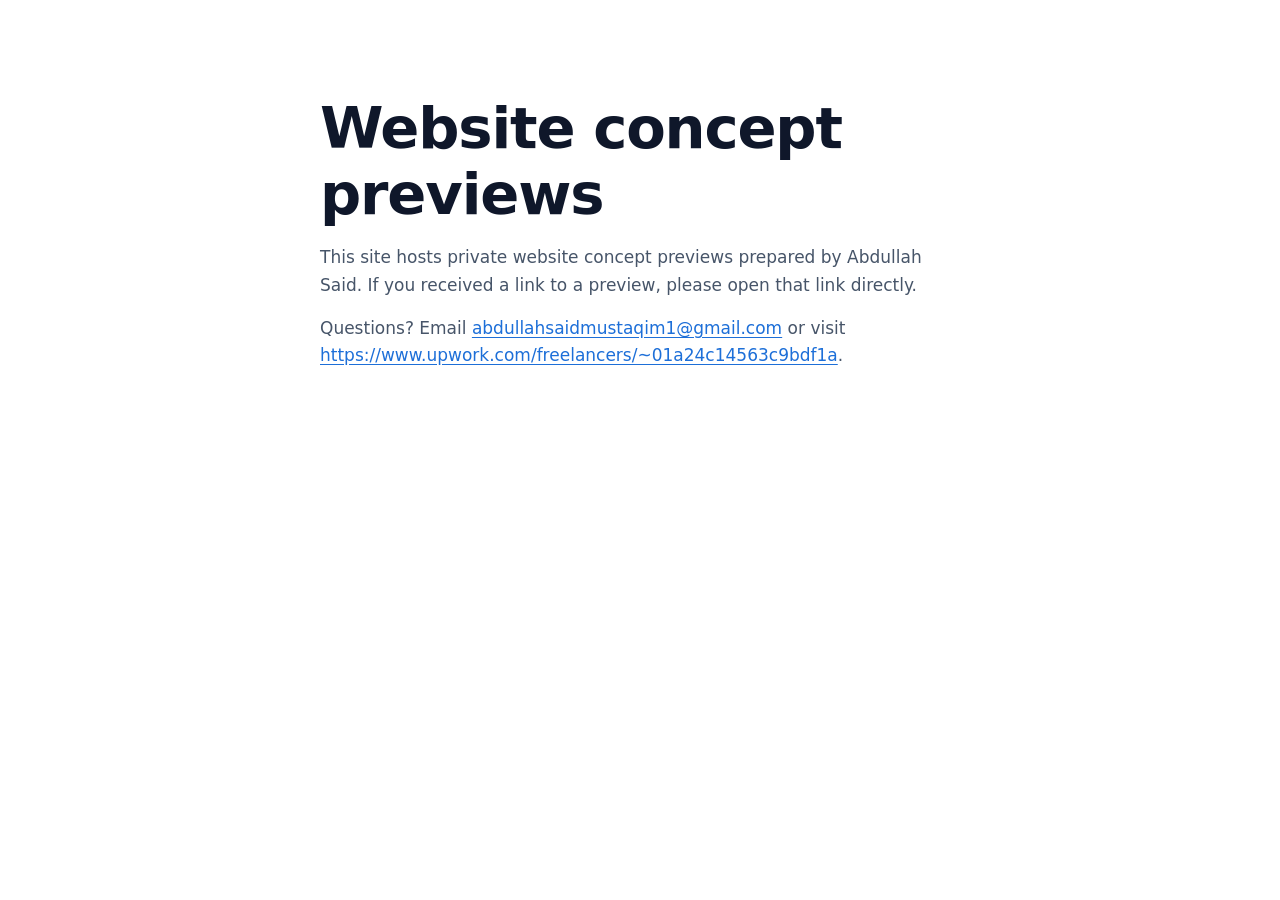
<file: index.html>
<!doctype html>
<html lang="en">
<head>
<meta charset="utf-8">
<meta name="viewport" content="width=device-width, initial-scale=1">
<meta http-equiv="Content-Security-Policy" content="default-src 'none'; script-src 'none'; style-src 'self'; img-src 'self' data:; form-action 'none'; base-uri 'none'">
<meta name="robots" content="noindex, nofollow">
<title>Website concept previews | Abdullah Said</title>
<meta name="description" content="Private website concept previews prepared by Abdullah Said.">

<link rel="icon" href="data:,">
<link rel="stylesheet" href="assets/style.css">


</head>
<body>
<main id="main" class="container plain-main">
<h1>Website concept previews</h1>
<p>This site hosts private website concept previews prepared by Abdullah Said. If you received a link to a preview, please open that link directly.</p>
<p>Questions? Email <a href="mailto:abdullahsaidmustaqim1@gmail.com">abdullahsaidmustaqim1@gmail.com</a> or visit <a href="https://www.upwork.com/freelancers/~01a24c14563c9bdf1a">https://www.upwork.com/freelancers/~01a24c14563c9bdf1a</a>.</p>
</main>
</body>
</html>
</file>
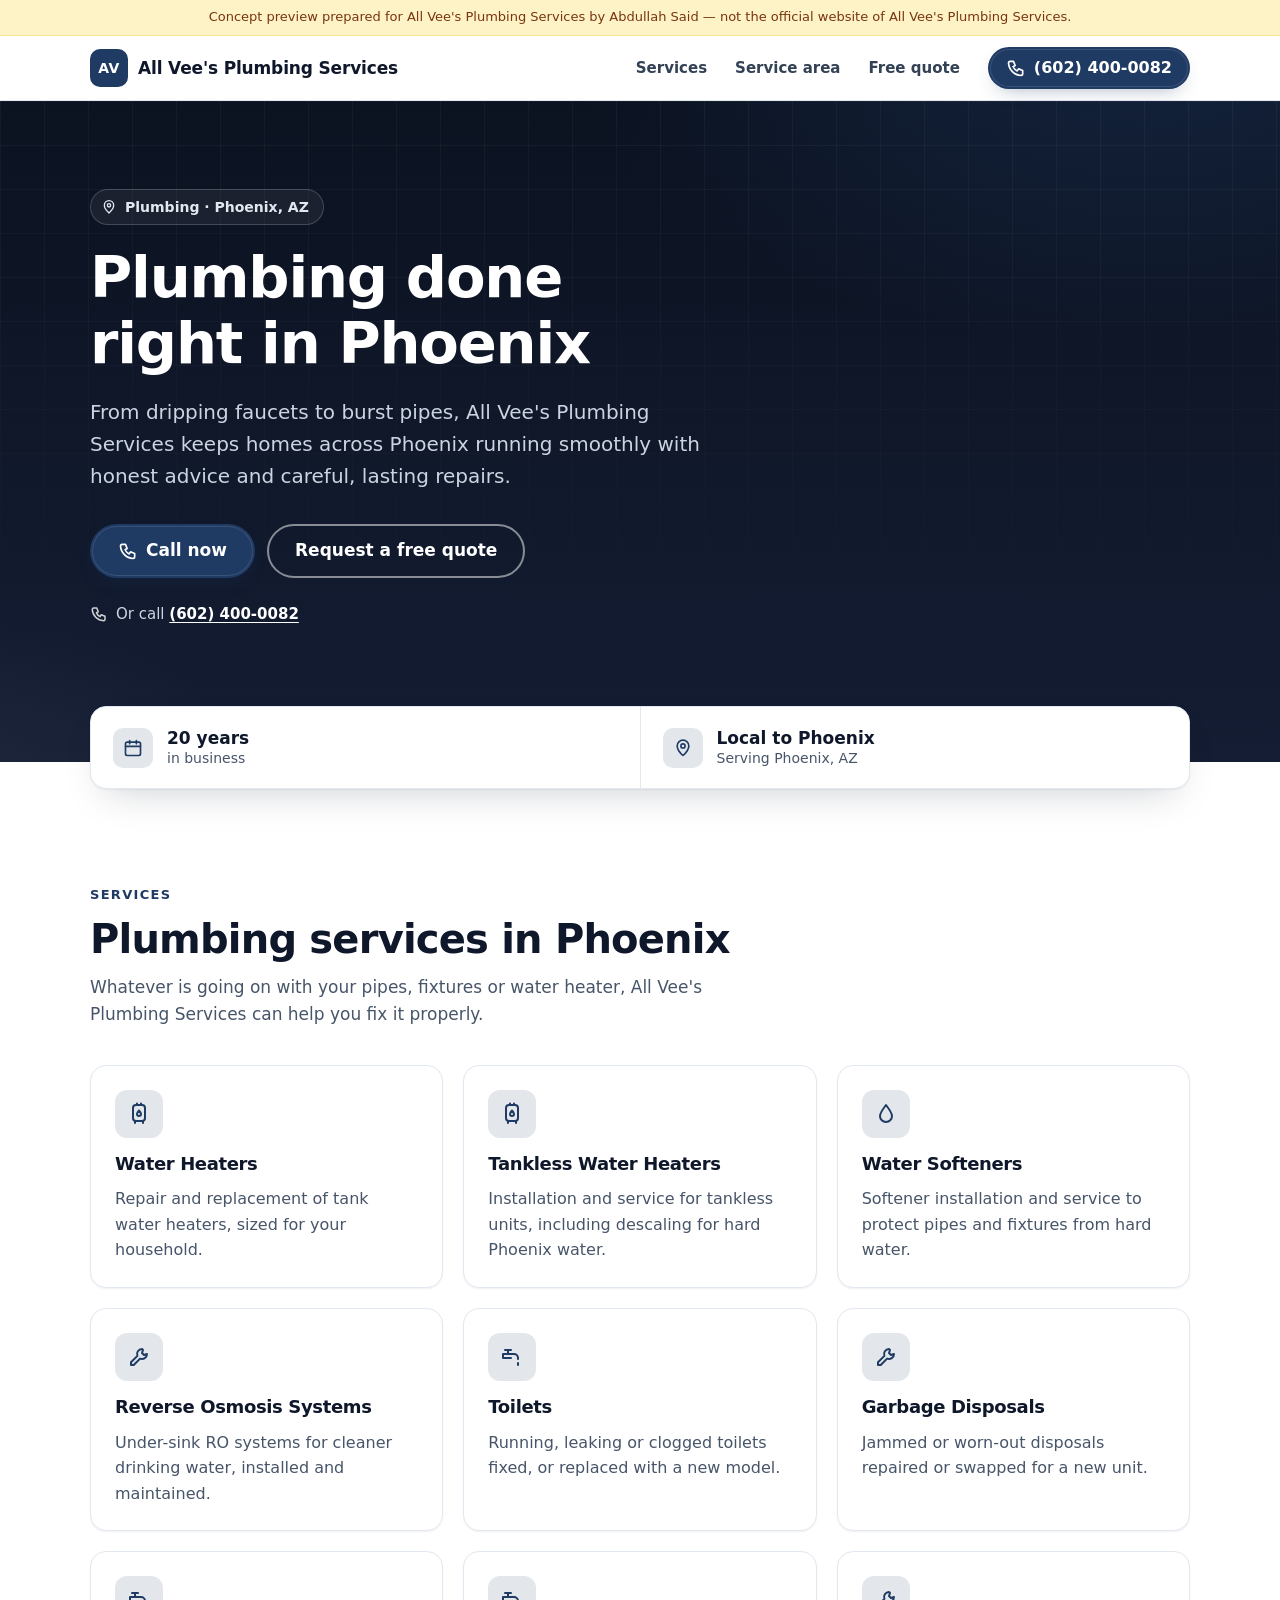
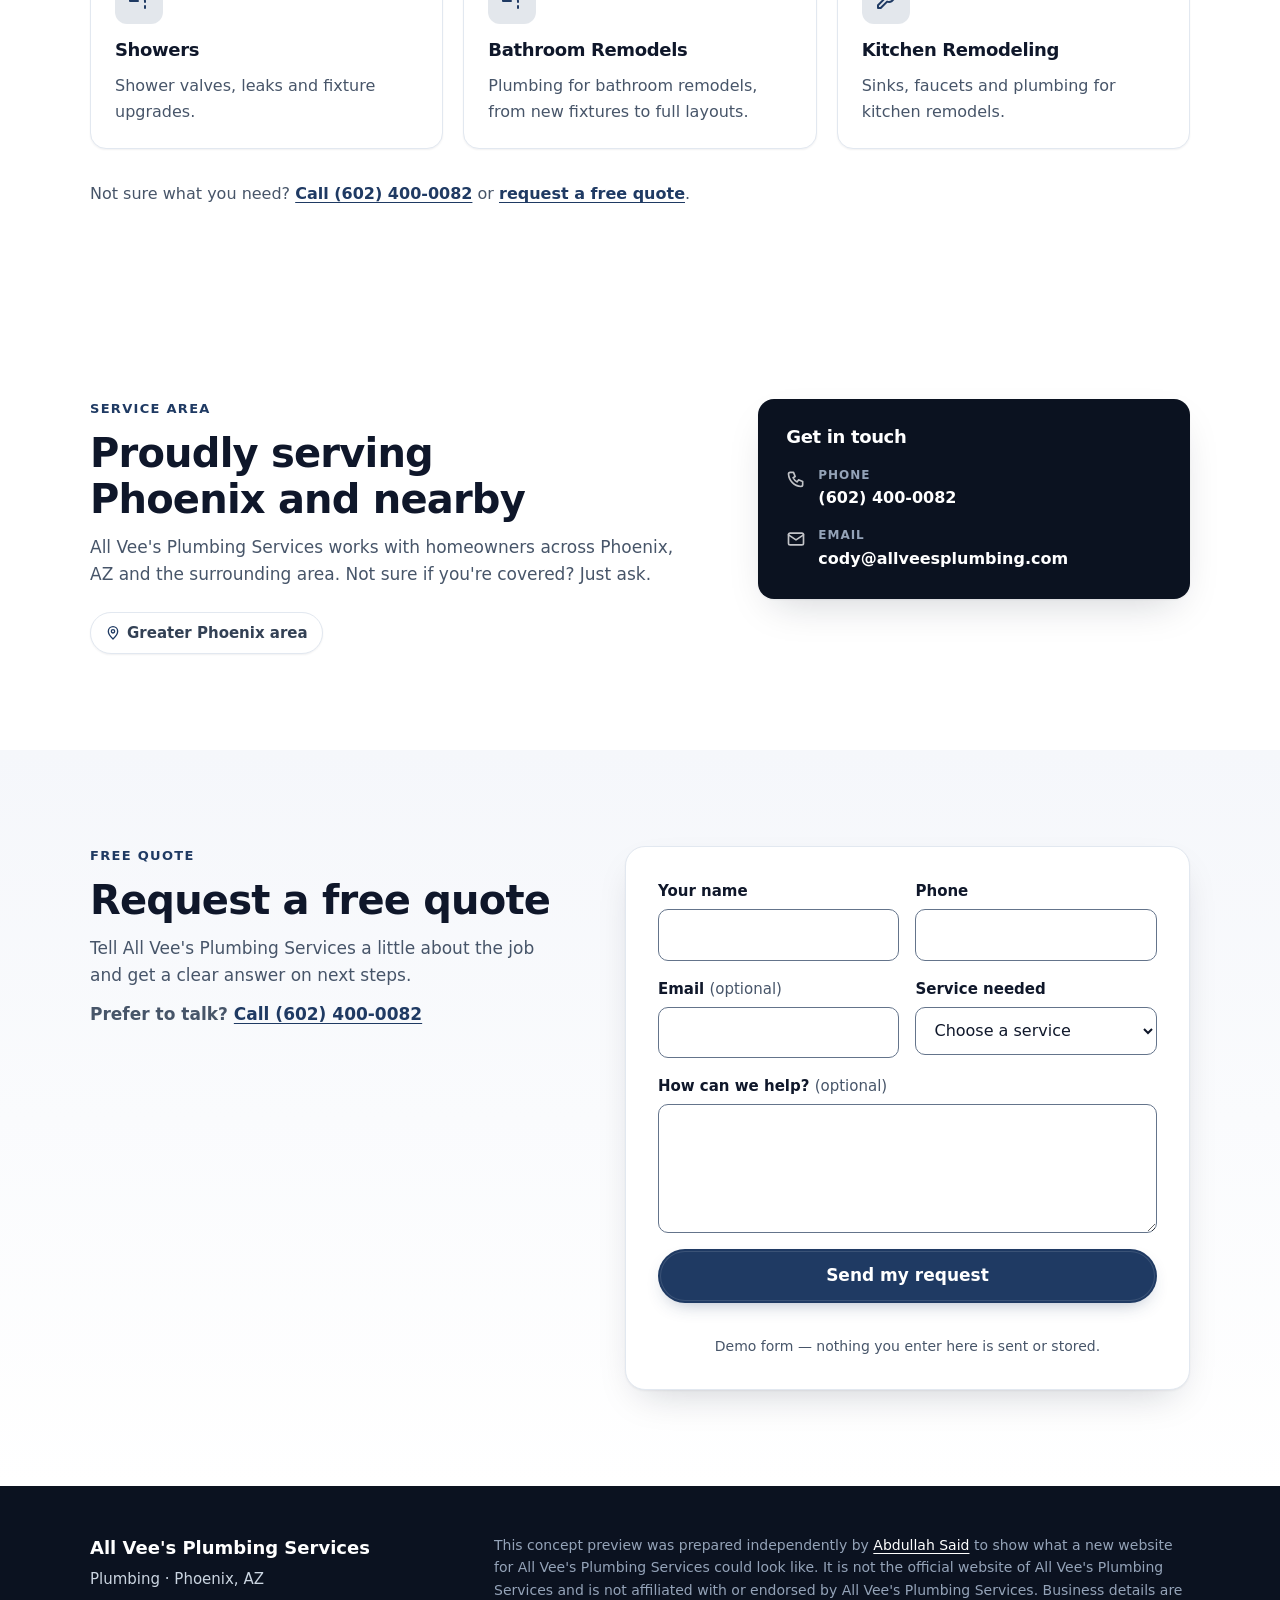
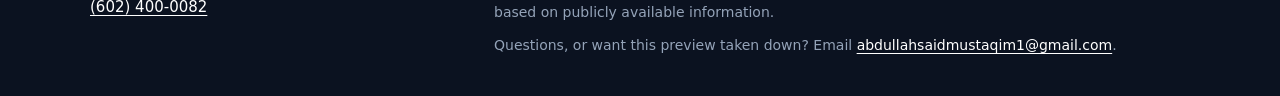
<file: all-vees-plumbing/index.html>
<!doctype html>
<html lang="en">
<head>
<meta charset="utf-8">
<meta name="viewport" content="width=device-width, initial-scale=1">
<meta http-equiv="Content-Security-Policy" content="default-src 'none'; script-src 'sha256-2Hh674B6UmREiPlhaW9cjDYE3OKc9ZLVFUdeMDpycNM='; style-src 'self' 'sha256-M+VaYmV4uU47twHBQxw01Dp/OxtL3JAiJiGcHBbFXjg='; img-src 'self' data:; form-action 'none'; base-uri 'none'">
<meta name="robots" content="noindex, nofollow">
<title>All Vee&#39;s Plumbing Services | Plumbing in Phoenix, AZ (concept preview)</title>
<meta name="description" content="Concept preview of a new website for All Vee&#39;s Plumbing Services — plumbing services in Phoenix, AZ.">
<meta name="theme-color" content="#1f3a63">
<link rel="icon" href="data:,">
<link rel="stylesheet" href="../assets/style.css">
<style>:root{--brand:#1f3a63;--brand-ink:#1f3a63;--on-brand:#ffffff;--brand-soft:rgba(31, 58, 99, 0.12);--brand-glow:rgba(31, 58, 99, 0.45)}</style>
<script type="application/ld+json">{"@context":"https://schema.org","@type":"Plumber","name":"All Vee's Plumbing Services","telephone":"+16024000082","email":"cody@allveesplumbing.com","address":{"@type":"PostalAddress","addressLocality":"Phoenix","addressRegion":"AZ","addressCountry":"US"},"areaServed":["Greater Phoenix area"]}</script>
</head>
<body>
<a class="skip-link" href="#main">Skip to main content</a>
<div class="demo-banner" role="note">
<p class="container">Concept preview prepared for All Vee&#39;s Plumbing Services by Abdullah Said — not the official website of All Vee&#39;s Plumbing Services.</p>
</div>
<header class="site-header">
<div class="container header-inner">
<a class="brand" href="#main">
<span class="brand-mark" aria-hidden="true">AV</span>
<span class="brand-name">All Vee&#39;s Plumbing Services</span>
</a>
<nav class="site-nav" aria-label="Primary">
<ul><li><a href="#services">Services</a></li><li><a href="#area">Service area</a></li><li><a href="#quote">Free quote</a></li></ul>
</nav>
<a class="btn btn-primary btn-call" href="tel:+16024000082"><svg class="icon" width="24" height="24" viewBox="0 0 24 24" fill="none" stroke="currentColor" stroke-width="2" stroke-linecap="round" stroke-linejoin="round" aria-hidden="true" focusable="false"><path d="M5 4h4l2 5-2.5 1.5a11 11 0 0 0 5 5L15 13l5 2v4a2 2 0 0 1-2 2A16 16 0 0 1 3 6a2 2 0 0 1 2-2z"/></svg><span class="call-text">Call</span> <span class="call-number">(602) 400-0082</span></a>
</div>
</header>
<main id="main">
<section class="hero" aria-labelledby="hero-title">
<div class="container">
<div class="hero-content">
<p class="eyebrow"><svg class="icon" width="24" height="24" viewBox="0 0 24 24" fill="none" stroke="currentColor" stroke-width="2" stroke-linecap="round" stroke-linejoin="round" aria-hidden="true" focusable="false"><path d="M12 21s-7-6.2-7-11.5a7 7 0 0 1 14 0C19 14.8 12 21 12 21z"/><circle cx="12" cy="9.5" r="2.5"/></svg><span>Plumbing · Phoenix, AZ</span></p>
<h1 id="hero-title">Plumbing done right in Phoenix</h1>
<p class="hero-sub">From dripping faucets to burst pipes, All Vee&#39;s Plumbing Services keeps homes across Phoenix running smoothly with honest advice and careful, lasting repairs.</p>
<div class="hero-actions">
<a class="btn btn-primary btn-lg" href="tel:+16024000082"><svg class="icon" width="24" height="24" viewBox="0 0 24 24" fill="none" stroke="currentColor" stroke-width="2" stroke-linecap="round" stroke-linejoin="round" aria-hidden="true" focusable="false"><path d="M5 4h4l2 5-2.5 1.5a11 11 0 0 0 5 5L15 13l5 2v4a2 2 0 0 1-2 2A16 16 0 0 1 3 6a2 2 0 0 1 2-2z"/></svg>Call now</a>
<a class="btn btn-ghost btn-lg" href="#quote">Request a free quote</a>
</div>
<ul class="hero-meta"><li><svg class="icon" width="24" height="24" viewBox="0 0 24 24" fill="none" stroke="currentColor" stroke-width="2" stroke-linecap="round" stroke-linejoin="round" aria-hidden="true" focusable="false"><path d="M5 4h4l2 5-2.5 1.5a11 11 0 0 0 5 5L15 13l5 2v4a2 2 0 0 1-2 2A16 16 0 0 1 3 6a2 2 0 0 1 2-2z"/></svg><span>Or call <a href="tel:+16024000082">(602) 400-0082</a></span></li></ul>
</div>
</div>
</section>
<section class="trust" aria-label="Why customers choose All Vee&#39;s Plumbing Services">
<div class="container">
<ul class="trust-list"><li class="trust-item">
<span class="icon-badge icon-badge-sm"><svg class="icon" width="24" height="24" viewBox="0 0 24 24" fill="none" stroke="currentColor" stroke-width="2" stroke-linecap="round" stroke-linejoin="round" aria-hidden="true" focusable="false"><rect x="3" y="5" width="18" height="16" rx="2"/><path d="M3 10h18M8 3v4M16 3v4"/></svg></span>
<span><strong>20 years</strong><span class="trust-sub">in business</span></span>
</li><li class="trust-item">
<span class="icon-badge icon-badge-sm"><svg class="icon" width="24" height="24" viewBox="0 0 24 24" fill="none" stroke="currentColor" stroke-width="2" stroke-linecap="round" stroke-linejoin="round" aria-hidden="true" focusable="false"><path d="M12 21s-7-6.2-7-11.5a7 7 0 0 1 14 0C19 14.8 12 21 12 21z"/><circle cx="12" cy="9.5" r="2.5"/></svg></span>
<span><strong>Local to Phoenix</strong><span class="trust-sub">Serving Phoenix, AZ</span></span>
</li></ul>
</div>
</section>
<section id="services" class="section" aria-labelledby="services-title">
<div class="container">
<div class="section-head">
<p class="kicker">Services</p>
<h2 id="services-title">Plumbing services in Phoenix</h2>
<p>Whatever is going on with your pipes, fixtures or water heater, All Vee&#39;s Plumbing Services can help you fix it properly.</p>
</div>
<ul class="service-grid"><li class="service-card">
<span class="icon-badge"><svg class="icon" width="24" height="24" viewBox="0 0 24 24" fill="none" stroke="currentColor" stroke-width="2" stroke-linecap="round" stroke-linejoin="round" aria-hidden="true" focusable="false"><rect x="6" y="3" width="12" height="16" rx="3"/><path d="M8 19v2M16 19v2M10 3V1.5M14 3V1.5"/><path d="M12 8.5c1.3 1.5 2 2.5 2 3.6a2 2 0 0 1-4 0c0-1.1.7-2.1 2-3.6z"/></svg></span>
<h3>Water Heaters</h3>
<p>Repair and replacement of tank water heaters, sized for your household.</p>
</li><li class="service-card">
<span class="icon-badge"><svg class="icon" width="24" height="24" viewBox="0 0 24 24" fill="none" stroke="currentColor" stroke-width="2" stroke-linecap="round" stroke-linejoin="round" aria-hidden="true" focusable="false"><rect x="6" y="3" width="12" height="16" rx="3"/><path d="M8 19v2M16 19v2M10 3V1.5M14 3V1.5"/><path d="M12 8.5c1.3 1.5 2 2.5 2 3.6a2 2 0 0 1-4 0c0-1.1.7-2.1 2-3.6z"/></svg></span>
<h3>Tankless Water Heaters</h3>
<p>Installation and service for tankless units, including descaling for hard Phoenix water.</p>
</li><li class="service-card">
<span class="icon-badge"><svg class="icon" width="24" height="24" viewBox="0 0 24 24" fill="none" stroke="currentColor" stroke-width="2" stroke-linecap="round" stroke-linejoin="round" aria-hidden="true" focusable="false"><path d="M12 3c3.5 4.5 6 7.8 6 11a6 6 0 0 1-12 0c0-3.2 2.5-6.5 6-11z"/></svg></span>
<h3>Water Softeners</h3>
<p>Softener installation and service to protect pipes and fixtures from hard water.</p>
</li><li class="service-card">
<span class="icon-badge"><svg class="icon" width="24" height="24" viewBox="0 0 24 24" fill="none" stroke="currentColor" stroke-width="2" stroke-linecap="round" stroke-linejoin="round" aria-hidden="true" focusable="false"><path d="M15 4a5 5 0 0 0-4.6 6.9L4 17.3V20h2.7l6.4-6.4A5 5 0 0 0 20 9l-3 1-2-2 1-3z"/></svg></span>
<h3>Reverse Osmosis Systems</h3>
<p>Under-sink RO systems for cleaner drinking water, installed and maintained.</p>
</li><li class="service-card">
<span class="icon-badge"><svg class="icon" width="24" height="24" viewBox="0 0 24 24" fill="none" stroke="currentColor" stroke-width="2" stroke-linecap="round" stroke-linejoin="round" aria-hidden="true" focusable="false"><path d="M8 9V5M5 5h6M3 9h11a4 4 0 0 1 4 4v1M3 9v4h8"/><path d="M18 18v2"/></svg></span>
<h3>Toilets</h3>
<p>Running, leaking or clogged toilets fixed, or replaced with a new model.</p>
</li><li class="service-card">
<span class="icon-badge"><svg class="icon" width="24" height="24" viewBox="0 0 24 24" fill="none" stroke="currentColor" stroke-width="2" stroke-linecap="round" stroke-linejoin="round" aria-hidden="true" focusable="false"><path d="M15 4a5 5 0 0 0-4.6 6.9L4 17.3V20h2.7l6.4-6.4A5 5 0 0 0 20 9l-3 1-2-2 1-3z"/></svg></span>
<h3>Garbage Disposals</h3>
<p>Jammed or worn-out disposals repaired or swapped for a new unit.</p>
</li><li class="service-card">
<span class="icon-badge"><svg class="icon" width="24" height="24" viewBox="0 0 24 24" fill="none" stroke="currentColor" stroke-width="2" stroke-linecap="round" stroke-linejoin="round" aria-hidden="true" focusable="false"><path d="M8 9V5M5 5h6M3 9h11a4 4 0 0 1 4 4v1M3 9v4h8"/><path d="M18 18v2"/></svg></span>
<h3>Showers</h3>
<p>Shower valves, leaks and fixture upgrades.</p>
</li><li class="service-card">
<span class="icon-badge"><svg class="icon" width="24" height="24" viewBox="0 0 24 24" fill="none" stroke="currentColor" stroke-width="2" stroke-linecap="round" stroke-linejoin="round" aria-hidden="true" focusable="false"><path d="M8 9V5M5 5h6M3 9h11a4 4 0 0 1 4 4v1M3 9v4h8"/><path d="M18 18v2"/></svg></span>
<h3>Bathroom Remodels</h3>
<p>Plumbing for bathroom remodels, from new fixtures to full layouts.</p>
</li><li class="service-card">
<span class="icon-badge"><svg class="icon" width="24" height="24" viewBox="0 0 24 24" fill="none" stroke="currentColor" stroke-width="2" stroke-linecap="round" stroke-linejoin="round" aria-hidden="true" focusable="false"><path d="M15 4a5 5 0 0 0-4.6 6.9L4 17.3V20h2.7l6.4-6.4A5 5 0 0 0 20 9l-3 1-2-2 1-3z"/></svg></span>
<h3>Kitchen Remodeling</h3>
<p>Sinks, faucets and plumbing for kitchen remodels.</p>
</li></ul>
<p class="section-cta">Not sure what you need? <a href="tel:+16024000082">Call (602) 400-0082</a> or <a href="#quote">request a free quote</a>.</p>
</div>
</section>

<section id="area" class="section" aria-labelledby="area-title">
<div class="container area-grid">
<div class="area-copy">
<p class="kicker">Service area</p>
<h2 id="area-title">Proudly serving Phoenix and nearby</h2>
<p>All Vee&#39;s Plumbing Services works with homeowners across Phoenix, AZ and the surrounding area. Not sure if you're covered? Just ask.</p>
<ul class="chip-list" aria-label="Areas served"><li class="chip"><svg class="icon" width="24" height="24" viewBox="0 0 24 24" fill="none" stroke="currentColor" stroke-width="2" stroke-linecap="round" stroke-linejoin="round" aria-hidden="true" focusable="false"><path d="M12 21s-7-6.2-7-11.5a7 7 0 0 1 14 0C19 14.8 12 21 12 21z"/><circle cx="12" cy="9.5" r="2.5"/></svg>Greater Phoenix area</li></ul>
</div>
<div class="contact-card">
<h3>Get in touch</h3>
<address><ul class="contact-list"><li><svg class="icon" width="24" height="24" viewBox="0 0 24 24" fill="none" stroke="currentColor" stroke-width="2" stroke-linecap="round" stroke-linejoin="round" aria-hidden="true" focusable="false"><path d="M5 4h4l2 5-2.5 1.5a11 11 0 0 0 5 5L15 13l5 2v4a2 2 0 0 1-2 2A16 16 0 0 1 3 6a2 2 0 0 1 2-2z"/></svg><span><span class="contact-label">Phone</span><a href="tel:+16024000082">(602) 400-0082</a></span></li><li><svg class="icon" width="24" height="24" viewBox="0 0 24 24" fill="none" stroke="currentColor" stroke-width="2" stroke-linecap="round" stroke-linejoin="round" aria-hidden="true" focusable="false"><rect x="3" y="5" width="18" height="14" rx="2"/><path d="m3 7 9 6 9-6"/></svg><span><span class="contact-label">Email</span><a href="mailto:cody@allveesplumbing.com">cody@allveesplumbing.com</a></span></li></ul></address>
</div>
</div>
</section>
<section id="quote" class="section section-quote" aria-labelledby="quote-title">
<div class="container quote-grid">
<div class="quote-copy">
<p class="kicker">Free quote</p>
<h2 id="quote-title">Request a free quote</h2>
<p>Tell All Vee&#39;s Plumbing Services a little about the job and get a clear answer on next steps.</p>
<p class="quote-call">Prefer to talk? <a href="tel:+16024000082">Call (602) 400-0082</a></p>
</div>
<form class="quote-form" id="quote-form" method="post">
<div class="field">
<label for="q-name">Your name</label>
<input id="q-name" name="name" type="text" autocomplete="name" required>
</div>
<div class="field">
<label for="q-phone">Phone</label>
<input id="q-phone" name="phone" type="tel" autocomplete="tel" required>
</div>
<div class="field">
<label for="q-email">Email <span class="optional">(optional)</span></label>
<input id="q-email" name="email" type="email" autocomplete="email">
</div>
<div class="field">
<label for="q-service">Service needed</label>
<select id="q-service" name="service">
<option value="">Choose a service</option>
<option>Water Heaters</option><option>Tankless Water Heaters</option><option>Water Softeners</option><option>Reverse Osmosis Systems</option><option>Toilets</option><option>Garbage Disposals</option><option>Showers</option><option>Bathroom Remodels</option><option>Kitchen Remodeling</option>
<option>Something else</option>
</select>
</div>
<div class="field field-full">
<label for="q-details">How can we help? <span class="optional">(optional)</span></label>
<textarea id="q-details" name="details" rows="4"></textarea>
</div>
<button class="btn btn-primary btn-lg btn-block" type="submit">Send my request</button>
<p class="form-status" id="quote-status" role="status" aria-live="polite"></p>
<p class="form-note">Demo form — nothing you enter here is sent or stored.</p>
</form>
</div>
</section>
</main>
<!-- AI_ASSISTANT_SLOT -->
<!-- Placeholder: the AI chat assistant widget will be mounted here in a later task. -->
<div id="ai-assistant-slot" data-slot="ai-assistant" hidden></div>
<!-- /AI_ASSISTANT_SLOT -->
<footer class="site-footer">
<div class="container footer-grid">
<div>
<p class="footer-brand">All Vee&#39;s Plumbing Services</p>
<p>Plumbing · Phoenix, AZ</p>
<p><a href="tel:+16024000082">(602) 400-0082</a></p>
</div>
<div class="footer-disclaimer">
<p>This concept preview was prepared independently by <a href="https://www.upwork.com/freelancers/~01a24c14563c9bdf1a">Abdullah Said</a> to show what a new website for All Vee&#39;s Plumbing Services could look like. It is not the official website of All Vee&#39;s Plumbing Services and is not affiliated with or endorsed by All Vee&#39;s Plumbing Services. Business details are based on publicly available information.</p>
<p>Questions, or want this preview taken down? Email <a href="mailto:abdullahsaidmustaqim1@gmail.com">abdullahsaidmustaqim1@gmail.com</a>.</p>
</div>
</div>
</footer>
<script>(function () {
  var form = document.getElementById('quote-form');
  var status = document.getElementById('quote-status');
  if (!form || !status) return;
  form.addEventListener('submit', function (event) {
    event.preventDefault();
    status.textContent = "This is a demo preview — in the live site this goes straight to your phone/email.";
  });
})();</script>
</body>
</html>
</file>
<file: assets/style.css>
/* ==========================================================================
   Base: tokens, reset, typography, accessibility helpers
   Brand tokens (--brand*) are overridden per page by an inline <style>.
   ========================================================================== */
:root {
  --brand: #1d6fd8;
  --brand-ink: #1d6fd8;
  --on-brand: #ffffff;
  --brand-soft: rgba(29, 111, 216, 0.12);
  --brand-glow: rgba(29, 111, 216, 0.45);
  --ink: #0f172a;
  --ink-soft: #334155;
  --muted: #475569;
  --line: #e2e8f0;
  --surface: #ffffff;
  --surface-alt: #f5f7fb;
  --night: #0b1220;
  --night-2: #141d33;
  --focus: var(--brand-ink);
  --radius: 16px;
  --radius-sm: 10px;
  --shadow-sm: 0 1px 2px rgba(15, 23, 42, 0.06);
  --shadow: 0 1px 2px rgba(15, 23, 42, 0.05), 0 16px 40px -16px rgba(15, 23, 42, 0.22);
  --font: system-ui, -apple-system, "Segoe UI", Roboto, "Helvetica Neue", Arial, sans-serif;
  --header-h: 64px;
}

*,
*::before,
*::after {
  box-sizing: border-box;
}

html {
  -webkit-text-size-adjust: 100%;
  scroll-behavior: smooth;
  scroll-padding-top: calc(var(--header-h) + 16px);
}

body {
  margin: 0;
  font-family: var(--font);
  font-size: 1rem;
  line-height: 1.6;
  color: var(--ink);
  background: var(--surface);
  -webkit-font-smoothing: antialiased;
  text-rendering: optimizeLegibility;
}

h1,
h2,
h3 {
  margin: 0;
  line-height: 1.15;
  letter-spacing: -0.02em;
  text-wrap: balance;
}

h1 {
  font-size: clamp(2.1rem, 1.3rem + 3.6vw, 3.6rem);
  font-weight: 800;
}

h2 {
  font-size: clamp(1.75rem, 1.35rem + 1.7vw, 2.5rem);
  font-weight: 800;
}

h3 {
  font-size: 1.125rem;
  font-weight: 700;
}

p,
figure,
blockquote,
address {
  margin: 0;
}

ul {
  margin: 0;
  padding: 0;
  list-style: none;
}

a {
  color: var(--brand-ink);
  text-underline-offset: 3px;
}

a:hover {
  text-decoration-thickness: 2px;
}

svg {
  display: block;
  flex-shrink: 0;
}

button,
input,
select,
textarea {
  font: inherit;
  color: inherit;
}

:focus-visible {
  outline: 3px solid var(--focus);
  outline-offset: 3px;
}

.container {
  width: 100%;
  max-width: 1140px;
  margin-inline: auto;
  padding-inline: 20px;
}

.sr-only {
  position: absolute;
  width: 1px;
  height: 1px;
  margin: -1px;
  padding: 0;
  overflow: hidden;
  clip: rect(0 0 0 0);
  white-space: nowrap;
  border: 0;
}

.skip-link {
  position: absolute;
  top: -100px;
  left: 16px;
  z-index: 100;
  padding: 10px 16px;
  border-radius: 8px;
  background: var(--ink);
  color: #fff;
  font-weight: 700;
}

.skip-link:focus {
  top: 12px;
  --focus: #fff;
}

@media (prefers-reduced-motion: reduce) {
  html {
    scroll-behavior: auto;
  }

  *,
  *::before,
  *::after {
    transition: none !important;
    animation: none !important;
  }
}

/* ==========================================================================
   Components: buttons, icon badges, stars, chips, form fields
   ========================================================================== */
.btn {
  display: inline-flex;
  align-items: center;
  justify-content: center;
  gap: 8px;
  min-height: 44px;
  padding: 10px 18px;
  border: 2px solid transparent;
  border-radius: 999px;
  font-size: 1rem;
  font-weight: 700;
  line-height: 1.2;
  text-decoration: none;
  cursor: pointer;
  transition: transform 0.15s ease, box-shadow 0.15s ease, background-color 0.15s ease, border-color 0.15s ease;
}

.btn:hover {
  transform: translateY(-1px);
}

.btn svg {
  width: 20px;
  height: 20px;
}

.btn-primary {
  background: var(--brand);
  color: var(--on-brand);
  box-shadow: 0 8px 20px -10px var(--brand-glow), inset 0 0 0 1px rgba(255, 255, 255, 0.12);
}

.btn-primary:hover {
  box-shadow: 0 12px 28px -10px var(--brand-glow), inset 0 0 0 1px rgba(255, 255, 255, 0.18);
}

.btn-ghost {
  background: transparent;
  color: #fff;
  border-color: rgba(255, 255, 255, 0.5);
}

.btn-ghost:hover {
  background: rgba(255, 255, 255, 0.08);
  border-color: #fff;
}

.btn-lg {
  min-height: 54px;
  padding: 14px 26px;
  font-size: 1.0625rem;
}

.btn-block {
  width: 100%;
}

.kicker {
  margin-bottom: 10px;
  color: var(--brand-ink);
  font-size: 0.8125rem;
  font-weight: 800;
  letter-spacing: 0.1em;
  text-transform: uppercase;
}

.icon-badge {
  display: inline-grid;
  place-items: center;
  width: 48px;
  height: 48px;
  flex-shrink: 0;
  border-radius: 12px;
  background: var(--brand-soft);
  color: var(--brand-ink);
}

.icon-badge svg {
  width: 24px;
  height: 24px;
}

.icon-badge-sm {
  width: 40px;
  height: 40px;
  border-radius: 10px;
}

.icon-badge-sm svg {
  width: 20px;
  height: 20px;
}

.stars {
  display: inline-flex;
  gap: 2px;
  color: #d97706;
}

.stars svg {
  width: 18px;
  height: 18px;
}

.stars .star-empty {
  color: #cbd5e1;
}

.stars .star-half .star-bg {
  fill: #cbd5e1;
  stroke: #cbd5e1;
}

.chip {
  display: inline-flex;
  align-items: center;
  gap: 6px;
  padding: 8px 14px;
  border: 1px solid var(--line);
  border-radius: 999px;
  background: var(--surface);
  color: var(--ink-soft);
  font-size: 0.9375rem;
  font-weight: 600;
  box-shadow: var(--shadow-sm);
}

.chip svg {
  width: 16px;
  height: 16px;
  color: var(--brand-ink);
}

/* Form fields */
.field {
  display: grid;
  gap: 6px;
  align-content: start;
}

.field label {
  color: var(--ink);
  font-size: 0.9375rem;
  font-weight: 600;
}

.optional {
  color: var(--muted);
  font-weight: 400;
}

.field input,
.field select,
.field textarea {
  width: 100%;
  min-height: 48px;
  padding: 12px 14px;
  border: 1px solid #64748b;
  border-radius: var(--radius-sm);
  background: #fff;
  transition: border-color 0.15s ease, box-shadow 0.15s ease;
}

.field textarea {
  min-height: 120px;
  resize: vertical;
}

.field input:focus-visible,
.field select:focus-visible,
.field textarea:focus-visible {
  border-color: var(--brand-ink);
  outline-offset: 1px;
  box-shadow: 0 0 0 4px var(--brand-soft);
}

.form-note {
  color: var(--muted);
  font-size: 0.875rem;
  text-align: center;
}

.form-status:not(:empty) {
  padding: 12px 14px;
  border: 1px solid #a7f3d0;
  border-radius: var(--radius-sm);
  background: #ecfdf5;
  color: #065f46;
  font-weight: 600;
}

/* ==========================================================================
   Layout: demo banner, sticky header, footer, neutral index page
   ========================================================================== */
.demo-banner {
  border-bottom: 1px solid #fde68a;
  background: #fef3c7;
  color: #78350f;
  font-size: 0.8125rem;
  line-height: 1.45;
  text-align: center;
}

.demo-banner p {
  padding-block: 8px;
}

.site-header {
  position: sticky;
  top: 0;
  z-index: 50;
  border-bottom: 1px solid var(--line);
  background: rgba(255, 255, 255, 0.94);
  -webkit-backdrop-filter: saturate(1.4) blur(10px);
  backdrop-filter: saturate(1.4) blur(10px);
}

.header-inner {
  display: flex;
  align-items: center;
  gap: 16px;
  min-height: var(--header-h);
}

.brand {
  display: inline-flex;
  align-items: center;
  gap: 10px;
  min-width: 0;
  margin-right: auto;
  color: var(--ink);
  font-weight: 800;
  letter-spacing: -0.01em;
  text-decoration: none;
}

.brand-mark {
  display: grid;
  place-items: center;
  width: 38px;
  height: 38px;
  flex-shrink: 0;
  border-radius: 10px;
  background: var(--brand);
  color: var(--on-brand);
  font-size: 0.875rem;
  letter-spacing: 0.02em;
}

/* Long business names wrap to two lines on phones rather than being cut off. */
.brand-name {
  display: -webkit-box;
  overflow: hidden;
  font-size: 0.9375rem;
  line-height: 1.2;
  -webkit-box-orient: vertical;
  -webkit-line-clamp: 2;
  line-clamp: 2;
}

@media (min-width: 640px) {
  .brand-name {
    font-size: 1.0625rem;
  }
}

.site-nav {
  display: none;
}

.site-nav ul {
  display: flex;
  gap: 4px;
}

.site-nav a {
  display: block;
  padding: 8px 12px;
  border-radius: 8px;
  color: var(--ink-soft);
  font-size: 0.9375rem;
  font-weight: 600;
  text-decoration: none;
}

.site-nav a:hover {
  background: var(--surface-alt);
  color: var(--ink);
}

.btn-call {
  flex-shrink: 0;
  min-height: 42px;
  padding: 8px 16px;
}

/* Small screens: show "Call"; the number stays available to screen readers. */
.call-number {
  position: absolute;
  width: 1px;
  height: 1px;
  overflow: hidden;
  clip: rect(0 0 0 0);
  white-space: nowrap;
}

@media (min-width: 640px) {
  .call-number {
    position: static;
    width: auto;
    height: auto;
    overflow: visible;
    clip: auto;
  }

  .call-text {
    display: none;
  }
}

@media (min-width: 960px) {
  .site-nav {
    display: block;
  }
}

.site-footer {
  padding-block: 48px 40px;
  background: var(--night);
  color: #cbd5e1;
  font-size: 0.9375rem;
  --focus: #fff;
}

.site-footer a {
  color: #fff;
}

.footer-grid {
  display: grid;
  gap: 28px;
}

.footer-grid > div:first-child {
  display: grid;
  gap: 4px;
  align-content: start;
}

.footer-brand {
  color: #fff;
  font-size: 1.125rem;
  font-weight: 800;
}

.footer-disclaimer {
  display: grid;
  gap: 10px;
  color: #94a3b8;
  font-size: 0.875rem;
}

@media (min-width: 800px) {
  .footer-grid {
    grid-template-columns: 1fr 2fr;
    gap: 56px;
  }
}

.plain-main {
  max-width: 680px;
  padding-block: 96px;
}

.plain-main p {
  margin-top: 16px;
  color: var(--muted);
  font-size: 1.0625rem;
}

/* ==========================================================================
   Hero and the trust bar that overlaps it
   ========================================================================== */
.hero {
  position: relative;
  overflow: hidden;
  background:
    radial-gradient(900px 480px at 90% -10%, var(--brand-glow), transparent 65%),
    radial-gradient(700px 400px at -10% 110%, rgba(255, 255, 255, 0.06), transparent 60%),
    linear-gradient(180deg, var(--night), var(--night-2));
  color: #fff;
  --focus: #fff;
}

.hero::after {
  content: "";
  position: absolute;
  inset: 0;
  background-image:
    linear-gradient(rgba(255, 255, 255, 0.045) 1px, transparent 1px),
    linear-gradient(90deg, rgba(255, 255, 255, 0.045) 1px, transparent 1px);
  background-size: 44px 44px;
  -webkit-mask-image: linear-gradient(180deg, #000, transparent 85%);
  mask-image: linear-gradient(180deg, #000, transparent 85%);
  pointer-events: none;
}

.hero-content {
  position: relative;
  z-index: 1;
  max-width: 760px;
  padding-block: 56px 104px;
}

.eyebrow {
  display: inline-flex;
  align-items: center;
  gap: 8px;
  padding: 6px 14px 6px 10px;
  border: 1px solid rgba(255, 255, 255, 0.18);
  border-radius: 999px;
  background: rgba(255, 255, 255, 0.06);
  color: #e2e8f0;
  font-size: 0.875rem;
  font-weight: 600;
}

.eyebrow svg {
  width: 16px;
  height: 16px;
}

.hero h1 {
  margin-top: 20px;
}

.hero-sub {
  max-width: 620px;
  margin-top: 18px;
  color: #cbd5e1;
  font-size: clamp(1.0625rem, 1rem + 0.4vw, 1.25rem);
}

.hero-actions {
  display: flex;
  flex-wrap: wrap;
  gap: 12px;
  margin-top: 32px;
}

.hero-actions .btn {
  flex: 1 1 220px;
}

.hero-meta {
  display: flex;
  flex-wrap: wrap;
  gap: 10px 28px;
  margin-top: 24px;
  color: #cbd5e1;
  font-size: 0.9375rem;
}

.hero-meta li {
  display: inline-flex;
  align-items: center;
  gap: 8px;
}

.hero-meta svg {
  width: 18px;
  height: 18px;
  color: #fff;
  opacity: 0.8;
}

.hero-meta a {
  color: #fff;
  font-weight: 700;
}

@media (min-width: 640px) {
  .hero-actions .btn {
    flex: 0 0 auto;
  }

  .hero-content {
    padding-block: 88px 136px;
  }
}

/* Trust bar (overlaps the hero) */
.trust {
  position: relative;
  z-index: 2;
  margin-top: -56px;
}

.trust-list {
  display: flex;
  flex-wrap: wrap;
  gap: 1px;
  overflow: hidden;
  border: 1px solid var(--line);
  border-radius: var(--radius);
  background: var(--line);
  box-shadow: var(--shadow);
}

.trust-item {
  display: flex;
  flex: 1 1 150px;
  flex-direction: column;
  gap: 10px;
  padding: 16px;
  background: var(--surface);
}

.trust-item strong {
  display: block;
  font-size: 1.0625rem;
  line-height: 1.3;
}

.trust-sub {
  display: block;
  color: var(--muted);
  font-size: 0.875rem;
  line-height: 1.4;
}

@media (min-width: 640px) {
  .trust-item {
    flex: 1 1 210px;
    flex-direction: row;
    align-items: center;
    gap: 14px;
    padding: 20px 22px;
  }
}


/* ==========================================================================
   Page sections: services, reviews, service area, quote
   ========================================================================== */
.section {
  padding-block: 72px;
}

.section-alt {
  background: var(--surface-alt);
}

.section-head {
  max-width: 680px;
  margin-bottom: 36px;
}

.section-head > p:not(.kicker) {
  margin-top: 12px;
  color: var(--muted);
  font-size: 1.0625rem;
}

@media (min-width: 960px) {
  .section {
    padding-block: 96px;
  }
}

/* Services */
.service-grid {
  display: grid;
  gap: 16px;
}

.service-card {
  display: flex;
  flex-direction: column;
  gap: 12px;
  padding: 24px;
  border: 1px solid var(--line);
  border-radius: var(--radius);
  background: var(--surface);
  box-shadow: var(--shadow-sm);
}

.service-card h3 {
  margin-top: 4px;
}

.service-card p {
  color: var(--muted);
}

.section-cta {
  margin-top: 32px;
  color: var(--muted);
}

.section-cta a {
  font-weight: 700;
}

@media (min-width: 640px) {
  .service-grid {
    grid-template-columns: repeat(2, 1fr);
  }
}

@media (min-width: 960px) {
  .service-grid {
    grid-template-columns: repeat(3, 1fr);
    gap: 20px;
  }
}

/* Reviews */
.rating-summary {
  display: flex;
  flex-wrap: wrap;
  align-items: center;
  gap: 10px;
  color: var(--ink-soft);
}

.rating-summary strong {
  color: var(--ink);
  font-size: 1.25rem;
}

.review-grid {
  display: grid;
  gap: 16px;
}

.review-card {
  display: flex;
  flex-direction: column;
  gap: 14px;
  height: 100%;
  padding: 26px;
  border: 1px solid var(--line);
  border-radius: var(--radius);
  background: var(--surface);
  box-shadow: var(--shadow-sm);
}

.review-card blockquote {
  flex: 1;
  color: var(--ink-soft);
  font-size: 1.03rem;
}

.review-card blockquote p::before {
  content: "\201C";
}

.review-card blockquote p::after {
  content: "\201D";
}

.review-card figcaption {
  color: var(--ink);
  font-weight: 700;
}

@media (min-width: 960px) {
  .review-grid {
    grid-template-columns: repeat(3, 1fr);
    gap: 20px;
  }
}

/* Service area + contact */
.area-grid,
.quote-grid {
  display: grid;
  gap: 32px;
}

.area-copy > p:not(.kicker),
.quote-copy > p:not(.kicker) {
  margin-top: 12px;
  color: var(--muted);
  font-size: 1.0625rem;
}

.chip-list {
  display: flex;
  flex-wrap: wrap;
  gap: 10px;
  margin-top: 24px;
}

.contact-card {
  padding: 28px;
  border-radius: var(--radius);
  background: var(--night);
  color: #e2e8f0;
  box-shadow: var(--shadow);
  --focus: #fff;
}

.contact-card h3 {
  margin-bottom: 18px;
  color: #fff;
}

.contact-card address {
  font-style: normal;
}

.contact-list {
  display: grid;
  gap: 16px;
}

.contact-list li {
  display: flex;
  align-items: flex-start;
  gap: 12px;
  overflow-wrap: anywhere;
}

.contact-list svg {
  width: 20px;
  height: 20px;
  margin-top: 3px;
  color: #fff;
  opacity: 0.75;
}

.contact-label {
  display: block;
  color: #94a3b8;
  font-size: 0.75rem;
  font-weight: 700;
  letter-spacing: 0.08em;
  text-transform: uppercase;
}

.contact-list a {
  color: #fff;
  font-weight: 700;
  text-decoration: none;
}

.contact-list a:hover {
  text-decoration: underline;
}

/* Quote form */
.section-quote {
  background: linear-gradient(180deg, var(--surface-alt), var(--surface));
}

.quote-call {
  font-weight: 600;
}

.quote-call a {
  font-weight: 700;
}

.quote-form {
  display: grid;
  gap: 16px;
  padding: 24px;
  border: 1px solid var(--line);
  border-radius: calc(var(--radius) + 4px);
  background: var(--surface);
  box-shadow: var(--shadow);
}

@media (min-width: 640px) {
  .quote-form {
    grid-template-columns: 1fr 1fr;
    padding: 32px;
  }

  .quote-form .field-full,
  .quote-form .btn,
  .quote-form .form-note,
  .quote-form .form-status {
    grid-column: 1 / -1;
  }
}

@media (min-width: 960px) {
  .area-grid {
    grid-template-columns: 1.4fr 1fr;
    gap: 64px;
    align-items: start;
  }

  .quote-grid {
    grid-template-columns: 1fr 1.2fr;
    gap: 64px;
    align-items: start;
  }
}
</file>
